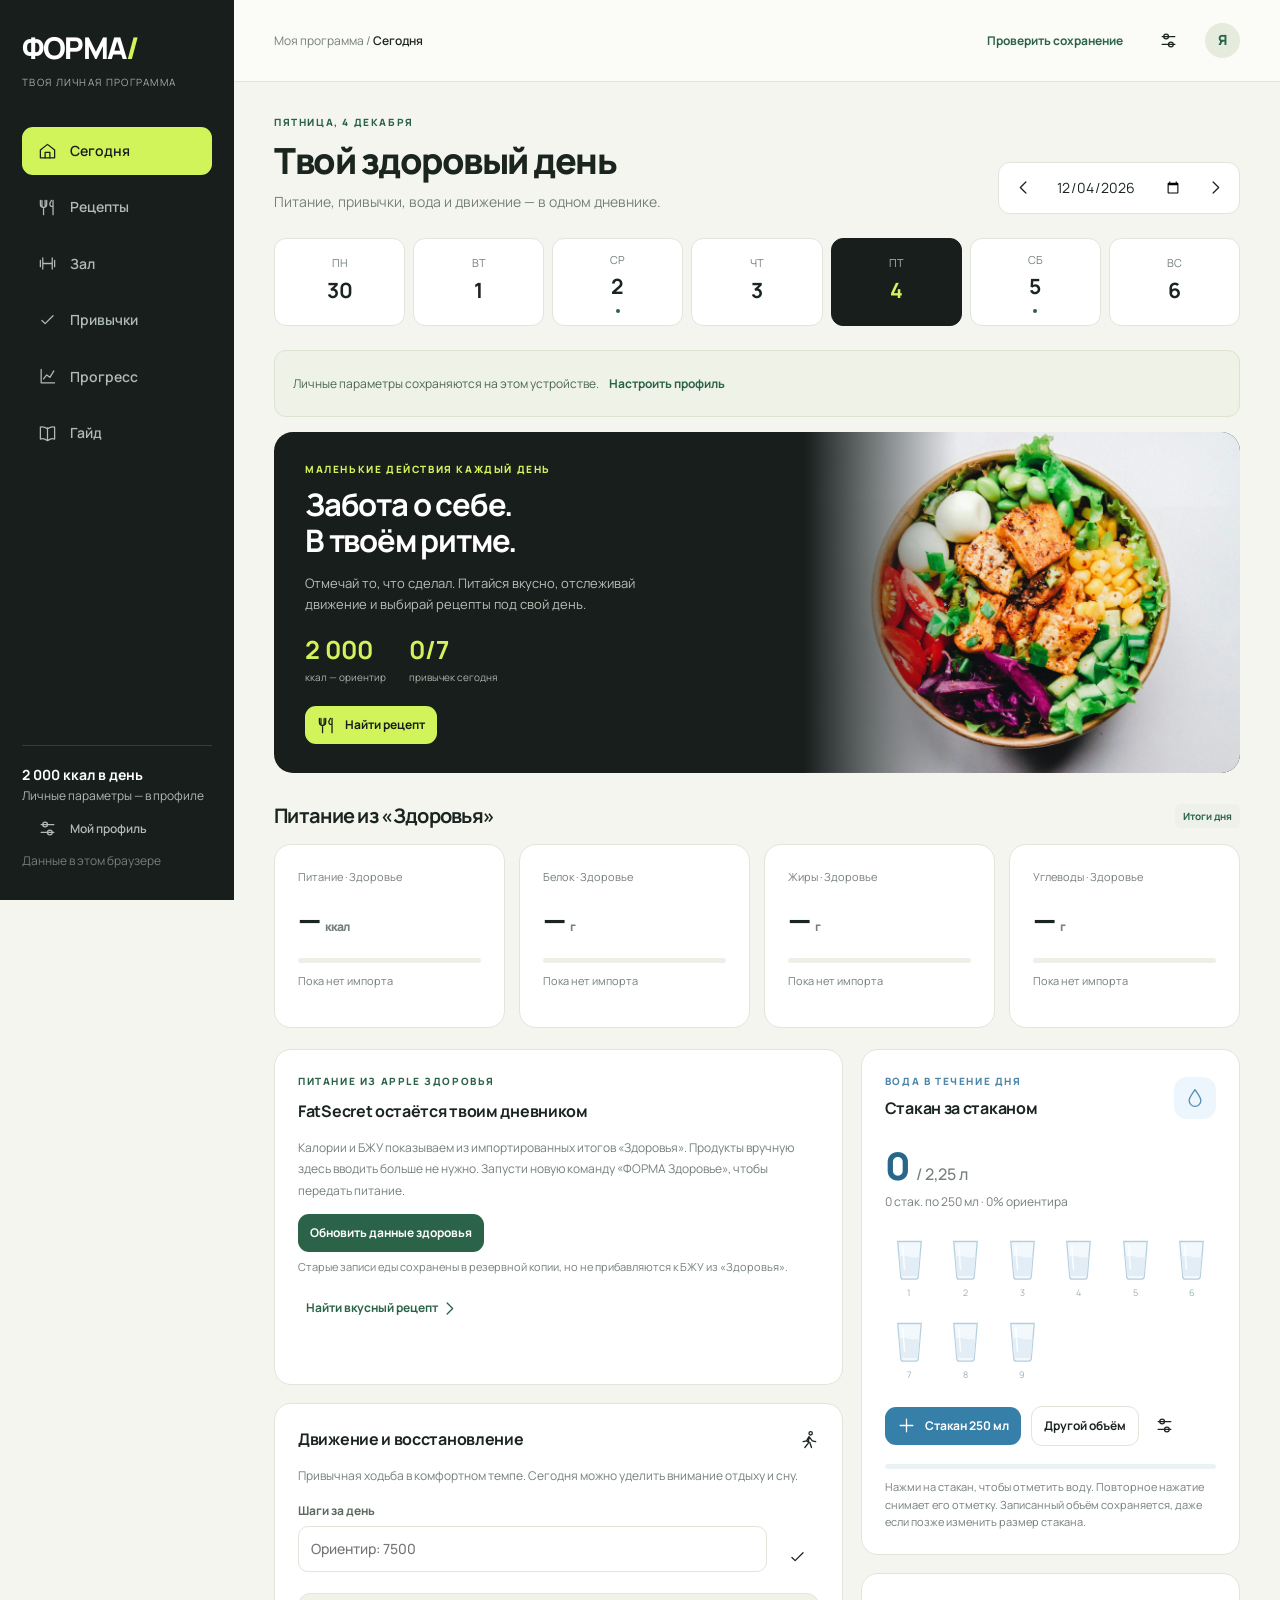
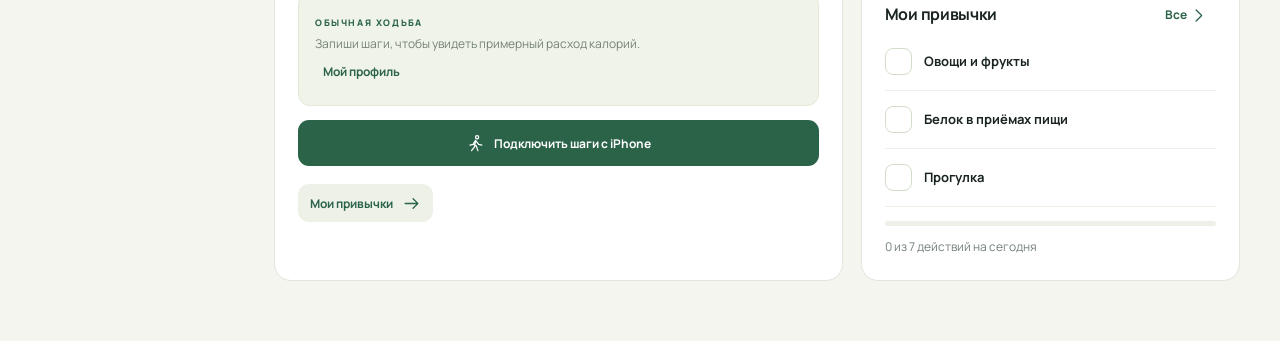
<file: forma/index.html>
<!doctype html><html lang="ru"><head><meta charset="UTF-8"><meta name="viewport" content="width=device-width,initial-scale=1,viewport-fit=cover"><meta name="theme-color" content="#171e1c"><meta name="description" content="Дневник продуктов и БЖУ, штрихкоды, вода, привычки и тренировки."><link rel="icon" href="icon.svg" type="image/svg+xml"><link rel="manifest" href="manifest.webmanifest"><link rel="stylesheet" href="style.css?v=13"><title>ФОРМА / Моя программа</title></head><body><aside id="sidebar"></aside><div class="workspace"><header id="header"></header><main id="app"><p>Загружаем твою программу…</p></main></div><nav id="mobile-nav" aria-label="Разделы программы"></nav><div id="toast" role="status"></div><dialog id="modal"></dialog><script src="app.js?v=13" defer></script></body></html>
</file>
<file: forma/style.css>
@import url('https://fonts.googleapis.com/css2?family=Manrope:wght@400;500;600;700;800&display=swap');
:root{--bg:#f5f5f0;--ink:#1b2520;--muted:#748078;--line:#e1e5db;--green:#2b6349;--lime:#d1f45b;--dark:#171e1c;--white:#fff;--orange:#c57940}*{box-sizing:border-box}body{margin:0;background:var(--bg);color:var(--ink);font:14px/1.6 Manrope,Arial,sans-serif}button,input,select,textarea{font:inherit}button,a,input,select,summary{touch-action:manipulation}button{cursor:pointer}button:focus-visible,a:focus-visible,summary:focus-visible{outline:3px solid #80ad48;outline-offset:4px}button{border:0}a{color:var(--green)}h1,h2,h3,p{margin:0}h1{font-size:36px;letter-spacing:-1.5px;line-height:1.15;font-weight:800}h2{font-size:23px;letter-spacing:-.7px;line-height:1.35}h3{font-size:16px;letter-spacing:-.3px}small,.muted{color:var(--muted)}small{font-size:12px}input,select,textarea{border:1px solid var(--line);border-radius:10px;background:#fff;color:var(--ink);padding:11px 12px;min-height:44px;max-width:100%}input[type=number]{width:100%}input[type=checkbox]{width:20px;height:20px;min-height:20px;accent-color:var(--green)}label{display:block;font-size:12px;font-weight:700;color:#5a685f;margin-bottom:6px}label input,label select,label textarea{display:block;width:100%;margin-top:6px;font-size:14px;font-weight:500;color:var(--ink)}button svg,a svg{width:19px;height:19px;flex-shrink:0}svg{vertical-align:middle}#sidebar{width:234px;background:var(--dark);color:#fff;position:fixed;inset:0 auto 0 0;display:flex;flex-direction:column;padding:30px 22px;z-index:10}.brand{font-size:30px;letter-spacing:-1.5px;font-weight:800;line-height:1.2}.brand span{color:var(--lime)}.brand-sub{font-size:10px;letter-spacing:1.3px;color:#a3afa6;margin:8px 0 37px}.side-links{display:grid;gap:8px}.nav-btn{display:flex;align-items:center;gap:13px;padding:13px 16px;border-radius:11px;background:transparent;color:#b0bbb3;text-align:left;font-weight:600}.nav-btn.active{background:var(--lime);color:var(--dark)}.nav-btn:hover:not(.active){background:#27332c;color:white}.side-bottom{margin-top:auto;border-top:1px solid #344036;padding-top:18px;color:#b0bbb3;font-size:12px}.side-bottom strong{display:block;color:white;font-size:14px}.workspace{margin-left:234px}#header{height:82px;border-bottom:1px solid var(--line);display:flex;align-items:center;justify-content:space-between;padding:0 40px;background:#fbfbf7}.crumb{font-size:12px;color:var(--muted)}.crumb b{color:var(--ink);font-weight:600}.header-right{display:flex;align-items:center;gap:16px}.save-status{font-size:11px;color:var(--green)}.avatar{width:35px;height:35px;border-radius:50%;display:grid;place-items:center;background:#e5ebdd;font-weight:800;color:var(--green)}.icon-btn{background:transparent;display:inline-flex;align-items:center;justify-content:center;min-width:42px;min-height:42px;border-radius:10px;color:var(--ink)}.icon-btn:hover{background:#e8ecdf}main{max-width:1350px;margin:auto;padding:32px 40px 60px}.page-head{display:flex;justify-content:space-between;align-items:flex-end;margin-bottom:24px;gap:15px}.eyebrow{font-size:10px;font-weight:800;letter-spacing:1.6px;text-transform:uppercase;color:var(--green);margin-bottom:10px}.subtitle{color:var(--muted);margin-top:10px;max-width:650px}.date-control{display:flex;align-items:center;gap:5px;background:white;border:1px solid var(--line);border-radius:12px;padding:3px}.date-control input{border:0;background:transparent;padding:7px;min-width:140px}.btn{display:inline-flex;justify-content:center;align-items:center;gap:9px;background:var(--green);color:#fff;border-radius:11px;padding:12px 17px;min-height:46px;font-weight:700;text-decoration:none}.btn:hover{filter:brightness(1.07)}.btn.lime{background:var(--lime);color:var(--dark)}.btn.soft{background:#edf1e7;color:var(--green)}.btn.outline{background:transparent;color:var(--ink);border:1px solid var(--line)}.btn.small{font-size:12px;padding:9px 12px;min-height:38px}.btn.danger{color:#a64436;background:#fbebe8}.flex{display:flex;align-items:center;gap:10px}.between{justify-content:space-between}.wrap{flex-wrap:wrap}.grid{display:grid;gap:18px}.two{grid-template-columns:1fr 1fr}.three{grid-template-columns:repeat(3,1fr)}.four{grid-template-columns:repeat(4,1fr)}.card{background:#fff;border:1px solid var(--line);border-radius:17px;padding:23px}.hero{min-height:260px;background:var(--dark);color:white;border-radius:19px;overflow:hidden;display:grid;grid-template-columns:1.1fr .9fr;margin-bottom:23px}.hero-copy{padding:29px 31px;position:relative;z-index:1}.hero .eyebrow{color:var(--lime)}.hero h2{font-size:31px;letter-spacing:-1.2px;line-height:1.16;max-width:420px}.hero p{color:#b5c1b7;margin:14px 0 22px;font-size:13px;max-width:390px}.hero-photo{background-image:linear-gradient(90deg,var(--dark),transparent 35%),url('assets/food.jpg');background-size:cover;background-position:center 56%;min-height:260px}.hero-metrics{display:flex;gap:23px;margin-bottom:21px}.hero-metrics b{font-size:25px;color:var(--lime);line-height:1}.hero-metrics small{display:block;color:#a8b6ab;font-size:10px;margin-top:5px}.section-head{display:flex;justify-content:space-between;align-items:center;margin:29px 0 15px;gap:15px}.section-head h2{font-size:20px}.text-link{border:0;background:transparent;color:var(--green);font-weight:700;font-size:12px;padding:8px}.stat-top{font-size:11px;color:var(--muted);display:flex;align-items:center;gap:8px}.stat-num{font-size:29px;font-weight:800;letter-spacing:-1px;margin-top:8px}.stat-num span{font-size:13px;font-weight:500;color:var(--muted);letter-spacing:0}.track{height:5px;background:#edf0e7;border-radius:5px;margin:14px 0 9px;overflow:hidden}.track i{height:100%;display:block;background:var(--green);border-radius:5px;transition:width .25s}.layout-main{grid-template-columns:minmax(0,1.5fr) minmax(280px,1fr)}.meal-line{display:flex;gap:13px;align-items:flex-start;padding:17px 0;border-bottom:1px solid #edf0e7}.meal-line:last-child{border-bottom:0}.meal-icon{width:38px;height:38px;background:#f0f3e8;border-radius:11px;display:grid;place-items:center;color:var(--green);flex-shrink:0}.meal-icon svg{width:20px}.meal-copy{flex:1}.meal-copy small{font-size:10px;text-transform:uppercase;letter-spacing:.6px}.meal-copy h3{font-size:13px;margin:3px 0 4px}.check-btn{width:31px;height:31px;border-radius:50%;border:1px solid #cfd9c8;background:white;color:var(--green);display:grid;place-items:center;flex-shrink:0}.check-btn.checked{background:var(--green);color:white}.meal-done h3{color:var(--muted)}.meal-done .meal-icon{opacity:.65}.tag{display:inline-flex;font-size:10px;font-weight:700;padding:4px 8px;border-radius:6px;background:#edf1e7;color:var(--green);gap:5px;align-items:center}.tag.amber{background:#f7edde;color:#91612e}.training-banner{background:#eef2e6;border-radius:12px;padding:18px;margin-top:17px}.training-banner strong{font-size:16px}.mini-label{font-size:10px;letter-spacing:.8px;text-transform:uppercase;color:var(--muted)}.mini-num{font-size:29px;font-weight:800}.water-cups{display:flex;gap:6px;margin:16px 0}.water-cups i{height:28px;flex:1;background:#edf0e7;border-radius:4px}.water-cups i.full{background:#8cb6a1}.tip{font-size:12px;line-height:1.7;color:#6d7c70;border-left:3px solid #c6e788;padding-left:13px;margin-top:17px}.week-strip{display:grid;grid-template-columns:repeat(7,1fr);gap:8px;margin:18px 0 24px}.day-btn{background:white;border:1px solid var(--line);border-radius:12px;padding:12px 6px;min-height:74px;color:var(--muted);font-size:11px}.day-btn b{display:block;font-size:21px;color:var(--ink);margin:2px 0}.day-btn.active{background:var(--dark);color:#acb9ad;border-color:var(--dark)}.day-btn.active b{color:var(--lime)}.day-btn i{display:block;width:4px;height:4px;border-radius:50%;background:var(--green);margin:5px auto 0}.day-btn.active i{background:var(--lime)}.nutrition-total{background:#eaf0e2;border:1px solid #dce6d3;border-radius:14px;padding:18px 24px;display:flex;align-items:center;justify-content:space-between;gap:15px;margin-bottom:20px}.nutrition-total strong{font-size:27px;letter-spacing:-1px}.nutrition-total span{font-size:12px}.meal-card{padding:0;overflow:hidden}.meal-card-head{padding:21px 23px 16px;display:flex;gap:12px;justify-content:space-between}.meal-card h3{font-size:19px}.meal-card .ingredients{padding:0 23px 8px}.ingredient{display:flex;align-items:center;justify-content:space-between;gap:12px;padding:8px 0;border-bottom:1px solid #edf0e7;font-size:12px}.ingredient input{width:74px;padding:5px 8px;min-height:34px;font-size:12px}.ingredient .food-name{flex:1}.method{background:#f7f8f3;padding:17px 23px;font-size:12px;color:#68766a}.meal-footer{display:flex;align-items:center;justify-content:space-between;gap:10px;padding:15px 23px}.macro-mini{font-size:11px;color:var(--muted)}.empty{padding:38px 20px;text-align:center;color:var(--muted);border:1px dashed #ccd5c4;border-radius:12px}.empty svg{display:block;width:36px;height:36px;margin:0 auto 13px;color:#8ea086}.empty h3{color:var(--ink);margin-bottom:7px}.info-strip{border:1px solid #dbe3d1;border-radius:12px;background:#eef2e7;padding:15px 18px;font-size:12px;color:#4d6654;margin:15px 0}.workout-tabs{display:flex;gap:8px;margin:20px 0}.workout-tabs button{background:white;border:1px solid var(--line);border-radius:10px;padding:10px 17px;color:var(--ink);font-weight:700}.workout-tabs button.active{background:var(--dark);color:var(--lime);border-color:var(--dark)}.exercise{margin-bottom:15px}.exercise summary{list-style:none;cursor:pointer;display:flex;gap:15px;align-items:flex-start}.exercise summary::-webkit-details-marker{display:none}.ex-num{width:35px;height:35px;border-radius:9px;display:grid;place-items:center;background:#edf1e7;color:var(--green);font-weight:800;flex-shrink:0}.ex-title{flex:1}.ex-title p{font-size:12px;color:var(--muted);margin-top:4px}.exercise .details-body{padding:16px 0 0 50px}.exercise .technique{font-size:12px;color:#647267;padding:12px 15px;background:#f5f7f0;border-radius:9px;margin-bottom:14px}.sets{display:grid;gap:6px}.set-row{display:grid;grid-template-columns:45px 1fr 1fr 1fr 37px;gap:8px;align-items:center;font-size:12px}.set-row input{min-height:38px;padding:7px;min-width:0;text-align:center}.set-row.labels{font-size:10px;color:var(--muted);padding:0 0 4px}.set-row.done input{background:#eaf2e5}.timer{position:sticky;top:10px;background:var(--dark);color:#fff;padding:16px 20px;border-radius:14px;display:flex;align-items:center;justify-content:space-between;gap:10px;margin-bottom:18px;z-index:5}.timer-value{font-size:25px;font-weight:800;color:var(--lime);font-variant-numeric:tabular-nums}.timer p{font-size:11px;color:#b6c2b8}.timer-actions{display:flex;gap:6px}.timer .btn{min-height:37px;padding:7px 10px}.chart{width:100%;height:220px;display:block;overflow:visible;margin-top:10px}.chart text{font:11px Arial,sans-serif;fill:var(--muted)}.measure-row{display:grid;grid-template-columns:1fr 1fr 1fr auto;gap:10px;align-items:end;margin-top:20px}.measure-table{width:100%;border-collapse:collapse;font-size:12px;margin-top:17px}.measure-table th{text-align:left;color:var(--muted);font-size:10px;font-weight:600}.measure-table td,.measure-table th{padding:11px 8px;border-bottom:1px solid var(--line)}.history-item{padding:13px 0;border-bottom:1px solid var(--line);font-size:12px}.guide details{background:white;border:1px solid var(--line);border-radius:13px;margin-bottom:10px}.guide summary{cursor:pointer;list-style:none;padding:19px 21px;font-size:15px;font-weight:700;display:flex;justify-content:space-between;gap:15px}.guide summary::after{content:'+';color:var(--green)}.guide details[open] summary::after{content:'−'}.guide details p{padding:0 21px 21px;line-height:1.8;color:#56675b}.guide details a{font-size:12px}.setting-grid{display:grid;grid-template-columns:1fr 1fr;gap:15px}.setting-card h3{margin-bottom:17px}.setting-card{margin-bottom:18px}.dialog-head{display:flex;justify-content:space-between;align-items:center;gap:15px;margin-bottom:20px}dialog{width:min(570px,calc(100% - 28px));max-height:88dvh;overflow:auto;border:0;border-radius:18px;padding:27px;color:var(--ink);box-shadow:0 20px 90px #0004}dialog::backdrop{background:#0e1a1666;backdrop-filter:blur(3px)}dialog h2{font-size:23px}dialog .choice{display:block;width:100%;text-align:left;background:#f2f5eb;border-radius:11px;padding:16px;margin:9px 0;color:var(--ink)}dialog .choice span{display:block;font-size:11px;color:var(--muted);margin-top:3px}#toast{position:fixed;bottom:25px;left:calc(50% + 110px);transform:translateX(-50%);background:var(--dark);color:white;padding:13px 20px;border-radius:12px;box-shadow:0 6px 30px #0002;max-width:90%;z-index:50;opacity:0;pointer-events:none;transition:opacity .2s;font-size:13px}#toast.visible{opacity:1}#mobile-nav{display:none}.source-list a{display:block;margin:10px 0;font-size:12px}.long-note{font-size:12px;line-height:1.8;color:var(--muted)}.field-note{margin:6px 0 15px;font-size:11px;color:var(--muted)}.completion{font-size:11px;color:var(--green);font-weight:700}.feedback{padding:14px 18px;border-radius:12px;background:#f1f5e7;color:var(--green);font-size:12px;line-height:1.7;margin-top:17px}.inline-input{display:flex;gap:10px;align-items:end}.pill-tab{background:#edf1e7;padding:8px 14px;border-radius:9px;color:var(--green);font-weight:700}.pill-tab.active{background:var(--green);color:white}.shopping-row{display:flex;align-items:center;gap:12px;border-bottom:1px solid var(--line);padding:12px 0;font-size:13px}.shopping-row input{min-height:20px}.shopping-row b{margin-left:auto;white-space:nowrap}.hide{display:none!important}.btn:disabled{opacity:.45;cursor:default}@media(min-width:1500px){main{padding-top:40px}.hero{min-height:290px}.hero-copy{padding:35px}}@media(max-width:1150px){#sidebar{width:196px;padding:27px 15px}.workspace{margin-left:196px}main{padding:27px 24px 55px}#header{padding:0 24px}.hero h2{font-size:28px}.four{grid-template-columns:repeat(2,1fr)}.measure-row{grid-template-columns:1fr 1fr}.measure-row .btn{align-self:end}.card{padding:19px}.layout-main{grid-template-columns:1.3fr 1fr}}@media(max-width:800px){#sidebar{display:none}.workspace{margin-left:0}#header{height:64px;padding:0 19px}.crumb{font-size:11px}.save-status{display:none}main{padding:24px 17px 110px}.page-head{align-items:flex-start;flex-direction:column;gap:15px}h1{font-size:31px;letter-spacing:-1.1px}.subtitle{font-size:12px}.date-control{width:100%;justify-content:space-between}.date-control input{flex:1;text-align:center}.hero{grid-template-columns:1.25fr .75fr;min-height:258px}.hero-copy{padding:23px 20px}.hero h2{font-size:25px;letter-spacing:-.8px}.hero p{font-size:11px}.hero-photo{min-height:258px;background-position:45% center}.hero-metrics{gap:17px}.hero-metrics b{font-size:23px}.hero .btn{font-size:11px;padding:10px 12px}.eyebrow{font-size:9px;letter-spacing:1.3px}.layout-main,.two{grid-template-columns:1fr}.three{grid-template-columns:1fr}.four{gap:10px}.stat-num{font-size:26px}.card{padding:18px;border-radius:14px}.stat-top{font-size:10px}.stat-num span{font-size:11px}.section-head{margin-top:24px}.section-head h2{font-size:18px}#mobile-nav{display:flex;position:fixed;inset:auto 0 0;z-index:20;background:#fff;border-top:1px solid var(--line);padding:8px 9px calc(8px + env(safe-area-inset-bottom));justify-content:space-around;box-shadow:0 -3px 15px #00000004}#mobile-nav .nav-btn{flex-direction:column;padding:7px 7px;gap:4px;min-width:58px;font-size:9px;border-radius:10px;color:#819084}#mobile-nav .nav-btn svg{width:20px;height:20px}#mobile-nav .nav-btn.active{background:#edf4de;color:var(--green)}#toast{bottom:100px;left:50%;width:max-content;max-width:90%}.week-strip{gap:5px;margin-bottom:17px}.day-btn{padding:8px 2px;min-height:70px;font-size:9px}.day-btn b{font-size:19px}.nutrition-total{padding:15px;flex-wrap:wrap;gap:7px}.nutrition-total strong{font-size:23px}.nutrition-total span{font-size:11px}.meal-card{padding:0}.meal-card-head{padding:19px 18px 13px}.meal-card .ingredients{padding:0 18px 8px}.meal-card h3{font-size:18px}.meal-footer{padding:14px 18px}.method{padding:15px 18px}.exercise .details-body{padding-left:0}.set-row{grid-template-columns:30px 1fr 1fr 1fr 30px;gap:5px}.set-row input{font-size:13px}.set-row.labels{font-size:9px}.exercise summary{gap:11px}.ex-title h3{font-size:14px}.timer{top:7px;padding:13px 15px}.timer-value{font-size:22px}.setting-grid{gap:11px}.setting-grid label{font-size:11px}.guide summary{font-size:14px;padding:17px}.measure-table td{padding:10px 4px}.measure-row{gap:9px}.header-right{gap:8px}.training-banner strong{font-size:15px}}@media(prefers-reduced-motion:reduce){*{scroll-behavior:auto!important;transition:none!important}}
.hero-metrics b{white-space:nowrap}.hero-metrics>div{min-width:0}.hero-metrics small{line-height:1.5}@media(max-width:800px){.hero-metrics{gap:13px}.hero-metrics b{font-size:21px}.hero-metrics small{font-size:9px}.hero p{margin:11px 0 17px}.hero-copy{padding:22px 18px}.hero-metrics>div:nth-child(1){min-width:62px}.hero-metrics>div:nth-child(2){min-width:47px}}
svg{width:20px;height:20px;flex-shrink:0}.stat-top svg{width:16px;height:16px}@media(max-width:800px){.hero{grid-template-columns:1.35fr .65fr}.hero h2{font-size:23px}.hero .eyebrow{font-size:8px;letter-spacing:1px}.hero-metrics{gap:10px}.hero p{font-size:11px;line-height:1.65}}
/* Tracker v2 */
.tracker-hero{min-height:245px}.tracker-hero .hero-photo{min-height:245px}.food-nav{display:flex;align-items:center;justify-content:space-between;gap:15px;margin-bottom:22px}.food-nav .workout-tabs{margin:0}.diary-groups{display:grid;gap:16px;margin:22px 0}.diary-group .flex h3{font-size:19px}.diary-entry{display:flex;gap:14px;padding:16px 0;border-bottom:1px solid #edf0e7}.diary-entry:last-child{border:0;padding-bottom:0}.entry-edit{background:transparent;color:var(--ink);padding:0;text-align:left;flex:1;min-width:0}.entry-edit strong{display:block;font-size:14px}.entry-edit small{display:block;margin-top:3px;font-size:11px}.entry-edit span{display:block;color:var(--muted);font-size:10px;margin-top:5px}.entry-right{display:flex;flex-direction:column;align-items:flex-end;min-width:42px}.entry-right b{font-size:18px;line-height:1.3}.entry-right small{font-size:10px}.entry-right .icon-btn{width:25px;min-width:25px;height:25px;min-height:25px;margin-top:7px;color:#9baba0}.entry-right .icon-btn svg{width:15px}.add-entry-empty{background:#f6f8f1;border:1px dashed #dce4d3;border-radius:10px;color:var(--muted);font-size:12px;padding:17px;width:100%;margin-top:16px;text-align:left}.diary-empty{padding:26px 0 15px}.diary-empty .meal-icon{margin-bottom:15px}.diary-empty p{font-size:12px;color:var(--muted);margin-top:9px;max-width:400px}.idea-card .macro-mini{margin:9px 0 17px}.idea-card h3{font-size:19px}.idea-foods{margin-bottom:17px}.idea-foods .ingredient span{flex:1}.idea-foods .ingredient b{white-space:nowrap}.idea-card .btn{margin-top:17px}.water-panel .eyebrow{color:#4d86aa;margin-bottom:7px}.water-drop{background:#edf6fc;color:#538fb5;padding:11px;border-radius:13px;display:grid;place-items:center}.water-metric{font-size:38px;letter-spacing:-1.5px;font-weight:800;color:#28678c;line-height:1.4;margin-top:17px}.water-metric span{font-size:16px;font-weight:500;color:var(--muted);letter-spacing:0}.glass-grid{display:grid;grid-template-columns:repeat(6,1fr);gap:8px;margin:21px 0 18px}.glass-button{background:transparent;border:0;border-radius:9px;display:grid;justify-items:center;padding:5px 2px;color:#9aafb9;min-width:0;min-height:64px}.glass-button:hover{background:#f0f7fb}.glass-button svg{width:37px;height:46px}.glass-button span{font-size:9px;margin-top:3px}.glass-button.filled span{color:#3b85b0;font-weight:700}.water-primary{background:#367fa9;color:white}.water-track i{background:#5b9dc6}.water-track{margin-top:17px;background:#eaf2f6}.water-panel .field-note{margin-bottom:0}.water-history{margin-top:17px;font-size:12px;color:#547389}.water-history summary{cursor:pointer;padding:10px 0;font-weight:700}.water-log{display:flex;justify-content:space-between;align-items:center;padding:9px 0;border-bottom:1px solid #edf3f6;color:var(--ink)}.water-log small{display:block;font-size:10px}.habit-row{display:flex;align-items:center;gap:12px;padding:15px 0;border-bottom:1px solid #edf0e7}.habit-row:last-child{border-bottom:0}.habit-row>div:nth-child(2){flex:1}.habit-row strong{font-size:13px}.habit-row small{display:block;font-size:11px;color:var(--muted);margin-top:3px}.habit-check{width:27px;height:27px;border:1px solid #d2ddca;border-radius:8px;background:white;display:grid;place-items:center;color:#a6b39c;flex-shrink:0}.habit-check svg{width:17px;height:17px}.habit-check.done{background:var(--green);color:white;border-color:var(--green)}.habit-row.auto .habit-check:not(.done){background:#f3f5ee;border-color:#e6ebdd}.habit-row.auto .tag{font-size:8px}.habit-heatmap{display:grid;grid-template-columns:repeat(7,1fr);gap:10px;margin:19px 0 14px}.heat-day{background:#f2f5e9;color:var(--ink);border:1px solid transparent;border-radius:12px;min-height:96px;padding:12px 6px;display:grid;justify-items:center;gap:4px}.heat-day small{font-size:10px;color:var(--muted)}.heat-day b{font-size:25px}.heat-day span{font-size:10px;color:var(--muted)}.heat-day.selected{border-color:var(--green)}.heat-day.all-done{background:var(--lime)}.habit-manage{padding:13px 0;border-bottom:1px solid var(--line)}.habit-manage strong{font-size:13px}.food-target{font-size:11px;color:var(--muted);margin-top:-10px;margin-bottom:17px}.food-mode-tabs{display:grid;grid-template-columns:1fr 1fr 1fr;gap:6px;background:#f1f4ea;padding:5px;border-radius:10px;margin-bottom:21px}.food-mode-tabs button{background:transparent;padding:9px 4px;color:#6d7d6c;border-radius:7px;font-weight:700;font-size:12px;min-height:39px}.food-mode-tabs button.active{background:white;color:var(--green);box-shadow:0 1px 6px #243b1e0c}.library-tabs{display:flex;gap:7px;margin:18px 0 8px;flex-wrap:wrap}.library-tabs button{font-size:10px;background:transparent;color:#7c8979;border-radius:7px;padding:7px 9px}.library-tabs button.active{background:#eef4e4;color:var(--green);font-weight:700}#local-food-results{max-height:340px;overflow:auto;border-bottom:1px solid var(--line)}.product-result{display:flex;gap:8px;align-items:center;border-bottom:1px solid #edf0e8;padding:13px 2px}.product-result:last-child{border:0}.product-pick{background:transparent;text-align:left;color:var(--ink);padding:0;flex:1;min-width:0}.product-pick strong{display:block;font-size:13px}.product-pick small{display:block;font-size:10px;color:var(--muted);margin:3px 0}.product-pick span{display:block;font-size:10px;color:#729061}.favorite-btn{font-size:25px;background:transparent;color:#acb3a7;padding:5px 8px;min-width:39px;min-height:39px}.favorite-btn.is-favorite{color:#c28f24}.remote-status{padding:13px 0;font-size:12px;color:#527145}.remote-status:empty{display:none}.remote-status.error{color:#aa5b40}.database-note{font-size:10px;line-height:1.7;color:#8c9886;margin-top:18px}.review-source{font-size:10px;color:var(--muted);margin-bottom:13px}.nutri-label{display:flex;align-items:center;gap:10px;margin:22px 0 14px}.nutri-label h3{font-size:14px;flex:1}.nutri-label select{font-size:12px;min-height:35px;padding:7px 9px}.nutrition-inputs{display:grid;grid-template-columns:repeat(4,1fr);gap:9px}.nutrition-inputs label{font-size:10px}.nutrition-inputs input{font-size:14px;padding:9px;min-width:0}.portion-preview{background:#eef3e7;border:1px solid #e4ebdb;padding:15px;border-radius:12px;margin:17px 0;color:#527046;font-size:12px}.portion-preview b{display:block;color:var(--green);font-size:25px;letter-spacing:-.6px}.portion-preview span{display:block;margin-top:2px}.portion-preview small{display:block;font-size:10px;margin-top:5px}.scanner-view{position:relative;background:#18231c;border-radius:12px;overflow:hidden;margin-top:18px}.scanner-view video{width:100%;height:240px;object-fit:cover;display:block}.scan-frame{position:absolute;inset:25% 10%;border:2px solid #d1f45b;border-radius:9px;pointer-events:none}.food-mode-tabs button:focus-visible,.glass-button:focus-visible{outline-offset:1px}@media(max-width:800px){#mobile-nav .nav-btn{min-width:0;flex:1;padding:7px 3px;font-size:8px}#mobile-nav .nav-btn svg{width:19px;height:19px}.food-nav{flex-direction:column;align-items:stretch;gap:12px}.food-nav .workout-tabs{display:grid;grid-template-columns:1fr 1fr;gap:7px}.food-nav .workout-tabs button{padding:10px 8px;font-size:12px}.food-nav>.btn{width:100%}.nutrition-inputs{grid-template-columns:1fr 1fr;gap:11px}.nutrition-inputs label{font-size:11px}.nutrition-inputs input{font-size:16px}.food-mode-tabs button{font-size:11px}.habit-heatmap{gap:5px}.heat-day{min-height:85px;padding:9px 2px}.heat-day b{font-size:21px}.heat-day span{font-size:8px}.heat-day small{font-size:9px}.habit-week{padding:16px}.water-metric{font-size:36px}.glass-grid{gap:5px}.glass-button svg{width:35px;height:44px}.glass-button{min-height:61px}.entry-edit strong{font-size:13px}.entry-edit span{font-size:10px}.diary-group .flex h3{font-size:17px}.diary-entry{gap:10px}.entry-edit small{font-size:10px}dialog{padding:22px}.water-actions{gap:7px}.water-actions .btn{font-size:11px}.tracker-hero .hero-copy{padding:23px 19px}.tracker-hero h2{font-size:24px}.tracker-hero .hero-metrics{gap:22px}.tracker-hero .hero-metrics b{font-size:25px}.tracker-hero p{font-size:11px}.tracker-hero .hero-photo{min-height:250px}.diary-empty{padding:20px 0 7px}}@media(max-width:360px){.food-mode-tabs button{font-size:10px}.water-actions .btn{padding:9px 8px}.glass-button svg{width:31px}.tracker-hero h2{font-size:21px}}

/* Keep product save controls visible even on short phone screens. */
dialog.product-dialog{overflow:hidden;max-height:90dvh;padding-bottom:0}dialog.product-dialog[open]{display:flex;flex-direction:column}.product-dialog .dialog-head{flex-shrink:0}.product-dialog #product-form{display:flex;flex-direction:column;min-height:0;overflow:hidden}.product-fields{overflow-y:auto;min-height:0;overscroll-behavior:contain;padding:0 2px 4px}.product-save-bar{flex-shrink:0;background:#fff;padding:14px 0 max(18px,env(safe-area-inset-bottom));border-top:1px solid var(--line)}.product-save-bar .btn{min-height:48px}.product-save-bar .text-link{display:block;margin:10px auto 0}.product-dialog .portion-preview{margin-bottom:12px}

/* Long imported names and Safari form controls must stay inside their cards. */
.grid>*,.flex>*,.setting-grid>*,.nutrition-inputs>*{min-width:0}.product-pick,.entry-edit,.meal-copy,.ingredient span,.habit-row strong,.guide .details-body{overflow-wrap:anywhere}.product-dialog .dialog-head h2{font-size:clamp(19px,5vw,23px)}.product-dialog .dialog-head .icon-btn{flex-shrink:0}input,select,textarea{max-width:100%}@media(max-width:800px){input,select,textarea{font-size:16px!important}dialog{width:calc(100% - 20px);max-height:90dvh;padding:20px}.product-save-bar{padding-top:12px}.product-save-bar .btn{font-size:13px;padding:12px 8px}.nutri-label{flex-wrap:wrap}.nutri-label h3{flex-basis:160px}.database-note a{overflow-wrap:anywhere}.card h3{overflow-wrap:anywhere}#mobile-nav{padding-bottom:max(8px,env(safe-area-inset-bottom))}}

.bridge-instructions{padding-left:23px;font-size:13px;line-height:1.75;margin:18px 0}.bridge-instructions li{margin:13px 0}#step-template{font-size:12px!important;overflow-wrap:anywhere;width:100%;background:#f5f7f0}

.step-refresh{margin:14px 0 18px}.step-refresh .btn{width:100%;min-height:46px}.step-refresh .field-note{margin:7px 0 0}

.storage-warning{position:fixed;top:0;left:0;right:0;z-index:100;background:#8b3629;color:white;padding:12px 18px;font-size:13px;box-shadow:0 3px 15px #0003}.storage-warning button{padding:7px 10px;border:1px solid #ffffff77;border-radius:6px;background:transparent;color:white;margin:4px}.storage-report{background:#f2f5ed;padding:15px;border-radius:12px;margin:15px 0;font-size:13px;line-height:1.7}.storage-report p+p{margin-top:8px}@media(max-width:800px){.header-right .save-status{display:block!important;font-size:10px;max-width:110px;line-height:1.3}}

.walking-estimate{padding:16px;background:#f0f4e8;border:1px solid #e2e9d8;border-radius:12px;margin-top:15px}.walking-kcal{font-size:30px;font-weight:800;color:var(--green);letter-spacing:-1px;margin-top:6px}.walking-kcal span{font-size:13px;font-weight:600;letter-spacing:0}.walking-estimate .field-note{margin-top:6px}.walking-estimate summary{cursor:pointer;font-size:11px;color:var(--green);padding-top:9px}.walking-estimate .eyebrow{font-size:9px}

.macro-grid{display:grid;grid-template-columns:repeat(4,1fr);gap:14px}.macro-card .stat-num{font-size:30px;margin:10px 0}.macro-card .stat-num small{font-size:12px}.recipe-toolbar{margin:20px 0}.recipe-categories{display:flex;gap:7px;flex-wrap:wrap;margin:16px 0}.recipe-categories button{border-radius:8px;padding:8px 12px;background:#eff3e7;color:var(--green);font-size:12px}.recipe-categories .active{background:var(--green);color:white}.recipe-library-card{display:flex;flex-direction:column;gap:12px}.recipe-library-card h3{font-size:20px;line-height:1.3}.recipe-kcal{font-size:25px;font-weight:800;color:var(--green)}.recipe-kcal span{font-size:11px;font-weight:500}.recipe-preview{font-size:12px;color:var(--muted);line-height:1.6;flex:1}.recipe-ingredient-list{margin-top:18px}.health-import-list{margin:20px 0}.health-import-list label{display:flex;align-items:center;gap:10px;padding:12px 0;border-bottom:1px solid var(--line);font-size:13px}.health-import-list input{width:21px;height:21px;min-height:0;flex-shrink:0}.health-import-list label span{flex:1}.health-import-list label b{white-space:nowrap;font-size:13px}@media(max-width:800px){.macro-grid{grid-template-columns:1fr 1fr;gap:10px}.macro-card .stat-num{font-size:26px}.recipe-library-card h3{font-size:18px}.recipe-categories{gap:5px}.recipe-categories button{padding:9px;font-size:11px}}
</file>
